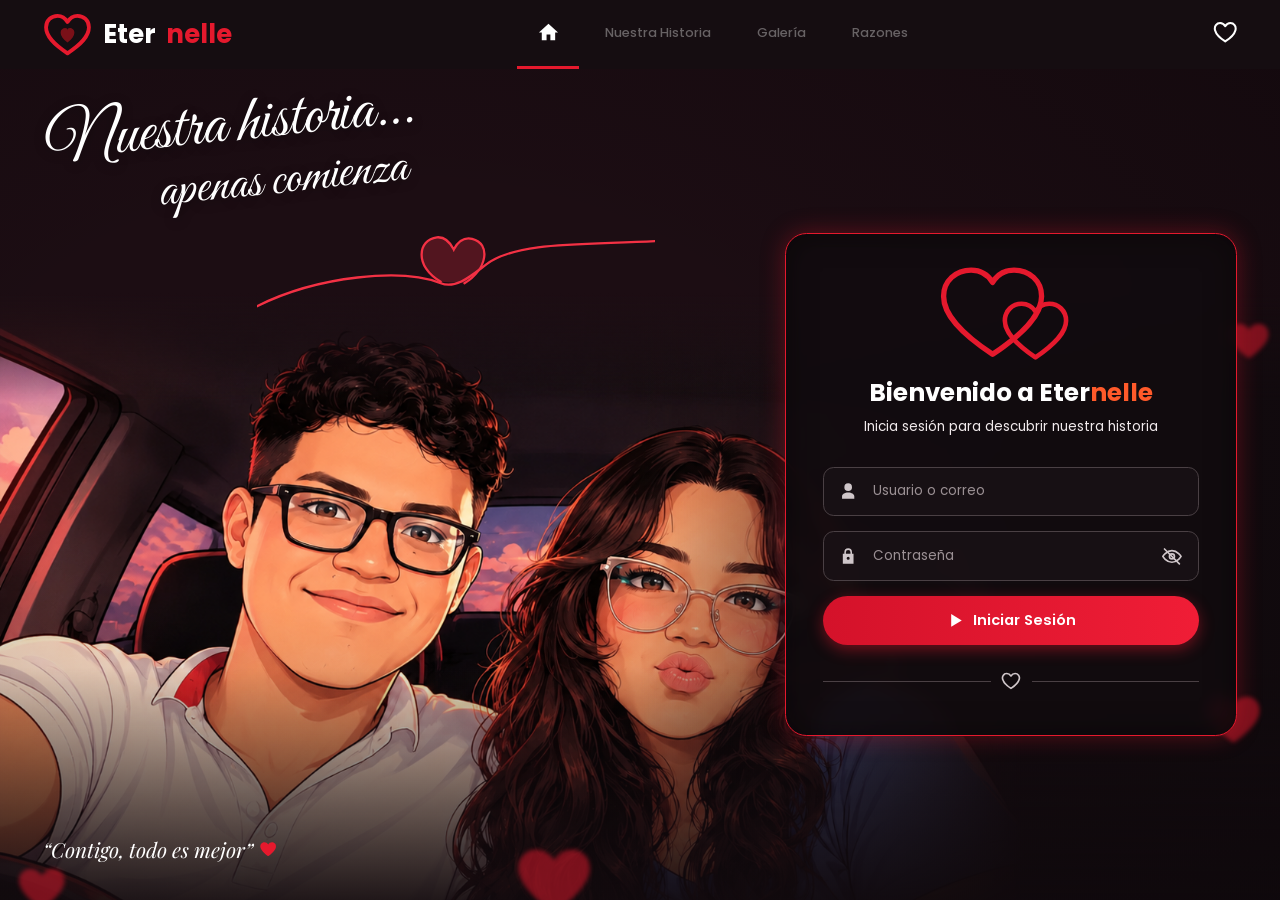
<file: index.html>
<!DOCTYPE html>
<html lang="es">
<head>
    <meta charset="UTF-8">
    <meta name="viewport" content="width=device-width, initial-scale=1.0">
    <title>Eternelle ❤️</title>

    <meta http-equiv="refresh" content="0;url=./html/Login.html">

    <script>
        window.location.replace("./html/Login.html");
    </script>
</head>
<body>
</body>
</html>
</file>
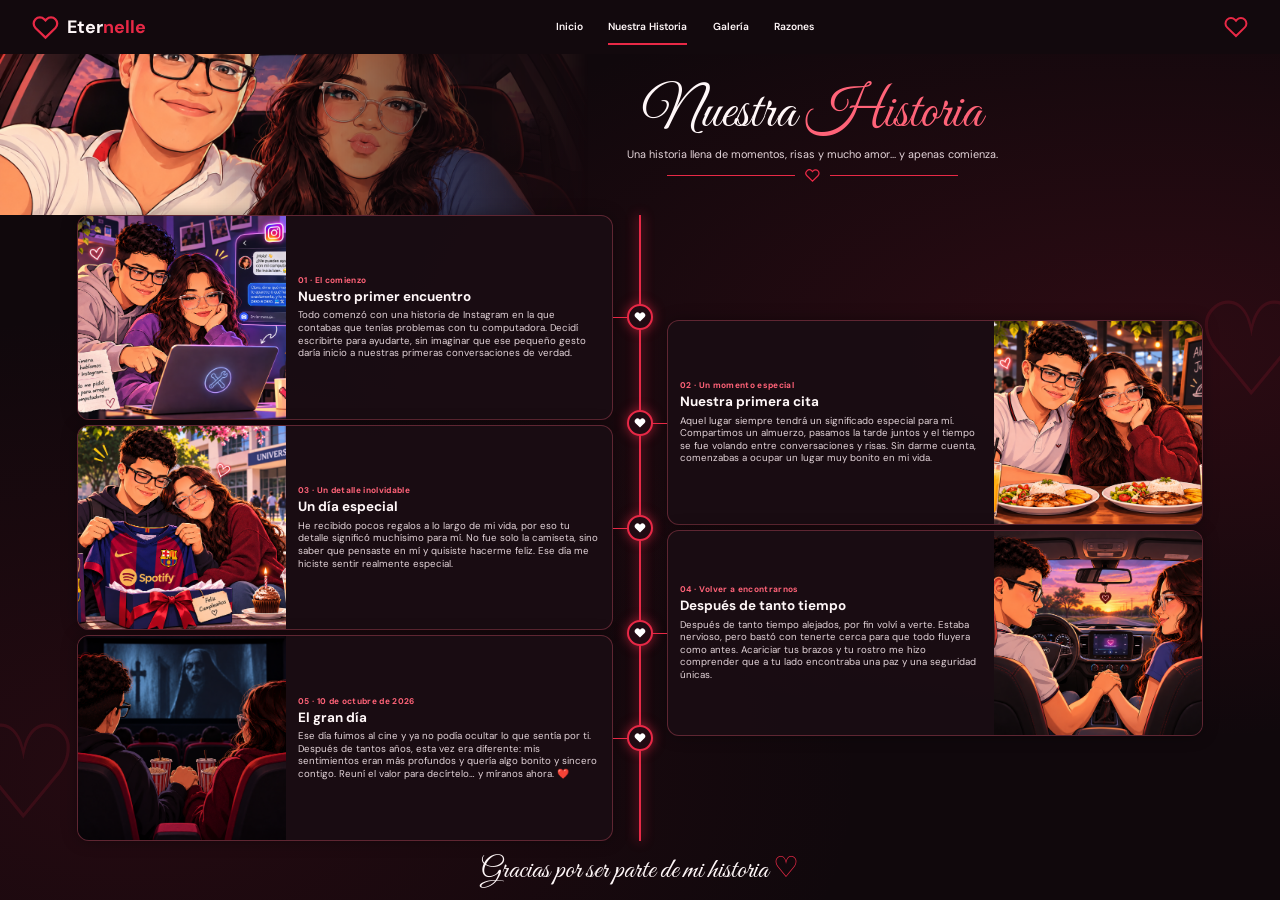
<file: html/Historia.html>
<!DOCTYPE html>
<html lang="es">
<head>
  <meta charset="UTF-8">
  <meta name="viewport" content="width=device-width, initial-scale=1">
  <meta name="theme-color" content="#12090d">
  <title>Nuestra Historia | Eternelle</title>

  <link rel="preconnect" href="https://fonts.googleapis.com">
  <link rel="preconnect" href="https://fonts.gstatic.com" crossorigin>
  <link href="https://fonts.googleapis.com/css2?family=DM+Sans:wght@400;500;600;700&family=Great+Vibes&display=swap" rel="stylesheet">
  <link rel="stylesheet" href="../css/Historia.css">
</head>
<body>

  <svg class="svg-defs" aria-hidden="true" xmlns="http://www.w3.org/2000/svg">
    <symbol id="corazon" viewBox="0 0 24 24">
      <path d="M20.8 4.6a5.5 5.5 0 0 0-7.8 0L12 5.7l-1.1-1.1a5.5 5.5 0 0 0-7.8 7.8L12 21l8.8-8.6a5.5 5.5 0 0 0 0-7.8Z"/>
    </symbol>
  </svg>

  <header class="cabecera">
    <a class="logo" href="login.html" aria-label="Eternelle, inicio">
      <svg viewBox="0 0 24 24" aria-hidden="true">
        <use href="#corazon"/>
      </svg>
      <span>Eter<span class="rojo">nelle</span></span>
    </a>

    <nav class="navegacion" aria-label="Navegación principal">
      <a href="Login.html">Inicio</a>
      <a href="Historia.html" class="activo" aria-current="page">Nuestra Historia</a>
      <a href="Galeria.html">Galería</a>
      <a href="Razones.html ">Razones</a>
    </nav>

    <svg class="corazon-cabecera" viewBox="0 0 24 24" aria-hidden="true">
      <use href="#corazon"/>
    </svg>
  </header>

  <main>

    <!-- PORTADA -->
    <section class="portada" aria-labelledby="titulo-historia">
      <div class="portada-foto" aria-hidden="true">
        <img src="../imagenes/principal.png" alt="Nuestra historia">
      </div>

      <div class="portada-contenido">
        <p class="eyebrow">Nuestros recuerdos</p>
        <h1 id="titulo-historia">Nuestra <span>Historia</span></h1>
        <p class="subtitulo">
          Una historia llena de momentos, risas y mucho amor…
          y apenas comienza.
        </p>

        <div class="divisor" aria-hidden="true">
          <span></span>
          <svg viewBox="0 0 24 24"><use href="#corazon"/></svg>
          <span></span>
        </div>
      </div>
    </section>

    <!-- LÍNEA DE TIEMPO -->
    <section class="linea" aria-label="Nuestra línea de tiempo">

      <!-- PRIMER ENCUENTRO -->
      <article class="hito izq">
        <div class="tarjeta">
          <figure class="foto">
            <img src="../imagenes/primero.png"
                 alt="Nuestra primera conversación por Instagram"
                 loading="lazy">
          </figure>

          <div class="hito-texto">
            <span class="etiqueta">01 · El comienzo</span>
            <h2>Nuestro primer encuentro</h2>
            <p>
              Todo comenzó con una historia de Instagram en la que
              contabas que tenías problemas con tu computadora.
              Decidí escribirte para ayudarte, sin imaginar que ese
              pequeño gesto daría inicio a nuestras primeras
              conversaciones de verdad.
            </p>
          </div>
        </div>

        <span class="nodo" aria-hidden="true">
          <svg viewBox="0 0 24 24"><use href="#corazon"/></svg>
        </span>
      </article>

      <!-- PRIMERA CITA -->
      <article class="hito der">
        <div class="tarjeta">
          <figure class="foto">
            <img src="../imagenes/almuerzo.png"
                 alt="Nuestro primer almuerzo juntos"
                 loading="lazy">
          </figure>

          <div class="hito-texto">
            <span class="etiqueta">02 · Un momento especial</span>
            <h2>Nuestra primera cita</h2>
            <p>
              Aquel lugar siempre tendrá un significado especial
              para mí. Compartimos un almuerzo, pasamos la tarde
              juntos y el tiempo se fue volando entre conversaciones
              y risas. Sin darme cuenta, comenzabas a ocupar un
              lugar muy bonito en mi vida.
            </p>
          </div>
        </div>

        <span class="nodo" aria-hidden="true">
          <svg viewBox="0 0 24 24"><use href="#corazon"/></svg>
        </span>
      </article>

      <!-- REGALO -->
      <article class="hito izq">
        <div class="tarjeta">
          <figure class="foto">
            <img src="../imagenes/regalo.png"
                 alt="El regalo de cumpleaños que nunca olvidaré"
                 loading="lazy">
          </figure>

          <div class="hito-texto">
            <span class="etiqueta">03 · Un detalle inolvidable</span>
            <h2>Un día especial</h2>
            <p>
              He recibido pocos regalos a lo largo de mi vida,
              por eso tu detalle significó muchísimo para mí.
              No fue solo la camiseta, sino saber que pensaste
              en mí y quisiste hacerme feliz. Ese día me hiciste
              sentir realmente especial.
            </p>
          </div>
        </div>

        <span class="nodo" aria-hidden="true">
          <svg viewBox="0 0 24 24"><use href="#corazon"/></svg>
        </span>
      </article>

      <!-- REENCUENTRO -->
      <article class="hito der">
        <div class="tarjeta">
          <figure class="foto">
            <img src="../imagenes/camioneta.png"
                 alt="Nuestro reencuentro en la camioneta"
                 loading="lazy">
          </figure>

          <div class="hito-texto">
            <span class="etiqueta">04 · Volver a encontrarnos</span>
            <h2>Después de tanto tiempo</h2>
            <p>
              Después de tanto tiempo alejados, por fin volví
              a verte. Estaba nervioso, pero bastó con tenerte
              cerca para que todo fluyera como antes. Acariciar
              tus brazos y tu rostro me hizo comprender que a tu
              lado encontraba una paz y una seguridad únicas.
            </p>
          </div>
        </div>

        <span class="nodo" aria-hidden="true">
          <svg viewBox="0 0 24 24"><use href="#corazon"/></svg>
        </span>
      </article>

      <!-- CINE -->
      <article class="hito izq">
        <div class="tarjeta">
          <figure class="foto">
            <img src="../imagenes/cine.png"
                 alt="Nuestra salida al cine"
                 loading="lazy">
          </figure>

          <div class="hito-texto">
            <span class="etiqueta">05 · 10 de octubre de 2026</span>
            <h2>El gran día</h2>
            <p>
              Ese día fuimos al cine y ya no podía ocultar lo que
              sentía por ti. Después de tantos años, esta vez era
              diferente: mis sentimientos eran más profundos y
              quería algo bonito y sincero contigo. Reuní el valor
              para decírtelo… y míranos ahora. ❤️
            </p>
          </div>
        </div>

        <span class="nodo" aria-hidden="true">
          <svg viewBox="0 0 24 24"><use href="#corazon"/></svg>
        </span>
      </article>

    </section>

    <!-- FRASE FINAL -->
    <footer class="cierre">
      <p>
        Gracias por ser parte de mi historia
        <span aria-hidden="true">♡</span>
      </p>
    </footer>

  </main>
</body>
</html>
</file>
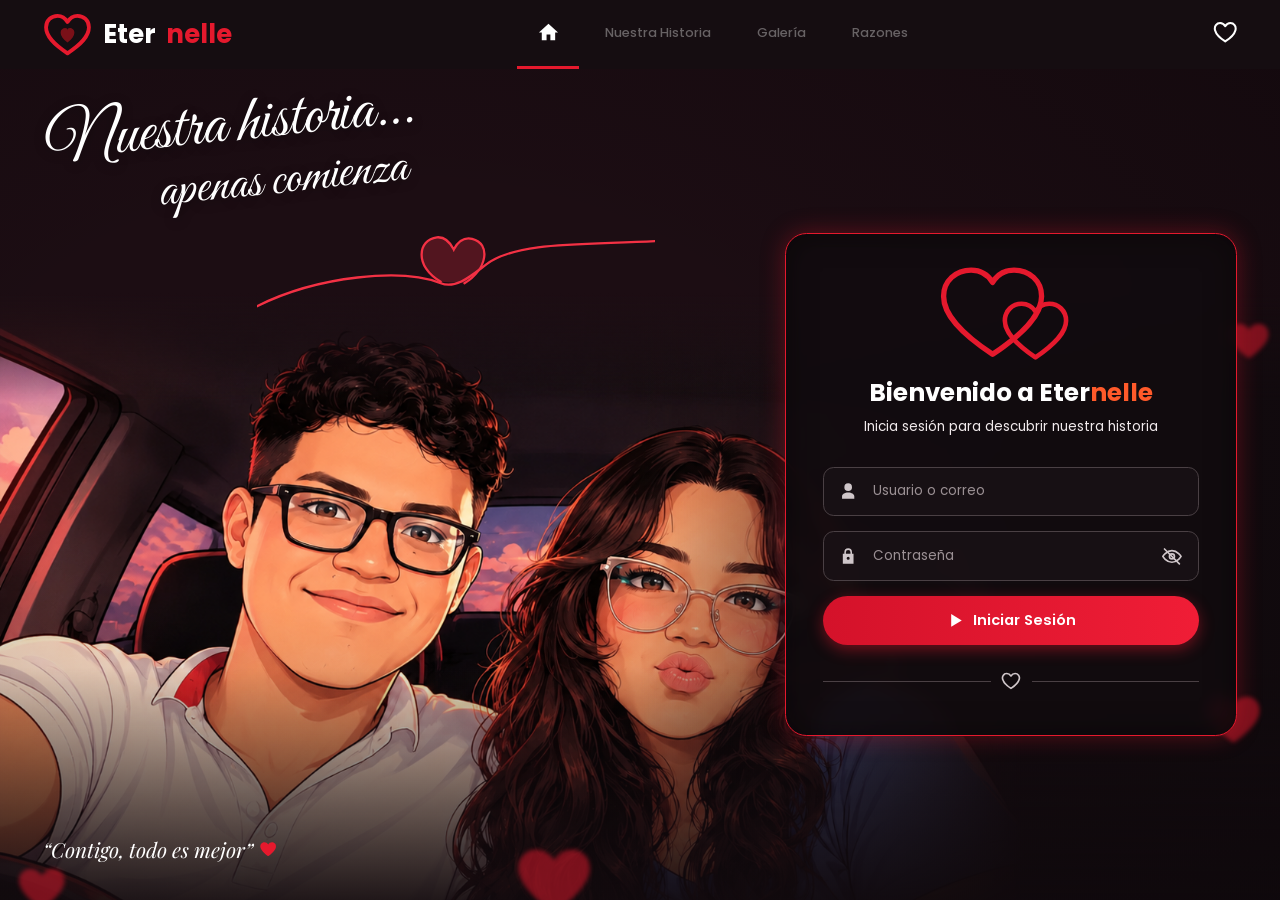
<file: html/Login.html>
<!DOCTYPE html>
<html lang="es">
<head>
  <meta charset="UTF-8">
  <meta name="viewport" content="width=device-width, initial-scale=1">

  <title>Eternelle ❤️ | Inicio de sesión</title>

  <!-- FUENTES -->
  <link rel="preconnect" href="https://fonts.googleapis.com">
  <link rel="preconnect" href="https://fonts.gstatic.com" crossorigin>

  <link
    href="https://fonts.googleapis.com/css2?family=Poppins:wght@400;500;600;700&family=Great+Vibes&family=Playfair+Display:ital@1&display=swap"
    rel="stylesheet"
  >

  <!-- CSS ORIGINAL -->
  <link rel="stylesheet" href="../css/login.css">

  <!-- AJUSTES ADICIONALES -->
  <style>
    nav a.bloqueado {
      opacity: 0.35;
      cursor: not-allowed;
      pointer-events: none;
      user-select: none;
    }

    nav a.bloqueado:hover {
      background: transparent;
    }

    .error[hidden] {
      display: none !important;
    }
  </style>
</head>

<body>

  <!-- CORAZÓN REUTILIZABLE -->
  <svg
    width="0"
    height="0"
    style="position:absolute"
    aria-hidden="true"
  >
    <defs>
      <symbol id="corazon" viewBox="0 0 24 24">
        <path d="M12 21s-8.5-5.4-10-11C1 6 3.6 3 7 3c2 0 3.8 1.1 5 3 1.2-1.9 3-3 5-3 3.4 0 6 3 5 7-1.5 5.6-10 11-10 11z"/>
      </symbol>
    </defs>
  </svg>

  <!-- =====================================
       CABECERA
  ====================================== -->
  <header>

    <!-- LOGOTIPO -->
    <a class="logo" href="Login.html">

      <svg
        viewBox="0 0 64 58"
        fill="none"
        stroke="#e5192d"
        stroke-width="5"
        stroke-linejoin="round"
        aria-hidden="true"
      >
        <path d="M32 54C14 42 4 32 4 20 4 11 11 5 19 5c6 0 10 3 13 8 3-5 7-8 13-8 8 0 15 6 15 15 0 12-10 22-28 34z"/>

        <path
          d="M32 40c-6-5-9-9-9-13 0-4 3-6 6-6 2 0 3 1 3 3 0-2 1-3 3-3 3 0 6 2 6 6 0 4-3 8-9 13z"
          fill="#7a1018"
          stroke="none"
        />
      </svg>

      Eter<span>nelle</span>
    </a>

    <!-- MENÚ BLOQUEADO -->
    <nav aria-label="Navegación principal">

      <a
        href="Login.html"
        class="activo"
        aria-label="Inicio"
        aria-current="page"
      >
        <svg viewBox="0 0 24 24" fill="#fff" aria-hidden="true">
          <path d="M12 3 2 12h3v8h5v-6h4v6h5v-8h3z"/>
        </svg>
      </a>

      <a
        class="bloqueado"
        aria-disabled="true"
        title="Primero debes iniciar sesión"
      >
        Nuestra Historia
      </a>

      <a
        class="bloqueado"
        aria-disabled="true"
        title="Primero debes iniciar sesión"
      >
        Galería
      </a>

      <a
        class="bloqueado"
        aria-disabled="true"
        title="Primero debes iniciar sesión"
      >
        Razones
      </a>

    </nav>

    <!-- CORAZÓN SUPERIOR -->
    <span class="corazon-nav" aria-label="Eternelle">
      <svg
        viewBox="0 0 24 24"
        fill="none"
        stroke="#fff"
        stroke-width="2"
        stroke-linejoin="round"
        aria-hidden="true"
      >
        <path d="M12 21s-8.5-5.4-10-11C1 6 3.6 3 7 3c2 0 3.8 1.1 5 3 1.2-1.9 3-3 5-3 3.4 0 6 3 5 7-1.5 5.6-10 11-10 11z"/>
      </svg>
    </span>

  </header>

  <!-- =====================================
       CONTENIDO PRINCIPAL
  ====================================== -->
  <main>

    <!-- CORAZONES DECORATIVOS -->
    <svg
      class="flota"
      style="right:0.625rem;top:30%;width:3.75rem;height:3.75rem"
      viewBox="0 0 24 24"
      aria-hidden="true"
    >
      <use href="#corazon"/>
    </svg>

    <svg
      class="flota"
      style="right:1.25rem;bottom:18%;width:5rem;height:5rem"
      viewBox="0 0 24 24"
      aria-hidden="true"
    >
      <use href="#corazon"/>
    </svg>

    <svg
      class="flota"
      style="left:1.25rem;bottom:-1.25rem;width:4.375rem;height:4.375rem"
      viewBox="0 0 24 24"
      aria-hidden="true"
    >
      <use href="#corazon"/>
    </svg>

    <svg
      class="flota"
      style="left:40%;bottom:-1.875rem;width:6.875rem;height:6.875rem"
      viewBox="0 0 24 24"
      aria-hidden="true"
    >
      <use href="#corazon"/>
    </svg>

    <!-- =====================================
         TEXTO ROMÁNTICO
    ====================================== -->
    <section class="hero-texto">

      <h1>
        Nuestra historia…
        <span>apenas comienza</span>
      </h1>

      <svg
        class="trazo"
        viewBox="0 0 520 140"
        fill="none"
        stroke="#ff3347"
        stroke-width="3"
        stroke-linecap="round"
        aria-hidden="true"
      >
        <path d="M0 110C80 70 190 60 240 80c20 8 40-10 60-25 40-30 130-25 220-30"/>

        <path
          d="M240 78c-35-20-30-55-5-58 12-1 18 8 22 16 4-8 12-17 24-14 25 6 20 40-10 58"
          fill="rgba(255,51,71,.25)"
        />
      </svg>

      <p class="frase">
        “Contigo, todo es mejor”

        <svg
          viewBox="0 0 24 24"
          fill="#e5192d"
          aria-hidden="true"
        >
          <use href="#corazon"/>
        </svg>
      </p>

    </section>

    <!-- =====================================
         TARJETA DE INICIO DE SESIÓN
    ====================================== -->
    <section class="login" aria-labelledby="titulo-login">

      <!-- CORAZONES DE LA TARJETA -->
      <svg
        class="corazones"
        viewBox="0 0 190 130"
        fill="none"
        stroke="#e5192d"
        stroke-width="7"
        stroke-linejoin="round"
        aria-hidden="true"
      >
        <path d="M70 118C28 90 6 66 6 42 6 22 22 8 42 8c12 0 22 6 28 16 6-10 16-16 28-16 20 0 36 14 36 34 0 24-22 48-64 76z"/>

        <path
          d="M126 122c-26-18-40-33-40-48 0-13 10-22 22-22 8 0 14 4 18 10 4-6 10-10 18-10 12 0 22 9 22 22 0 15-14 30-40 48z"
          stroke-width="6"
        />
      </svg>

      <!-- TÍTULO -->
      <h2 id="titulo-login">
        Bienvenido a Eter<span>nelle</span>
      </h2>

      <p class="sub">
        Inicia sesión para descubrir nuestra historia
      </p>

      <!-- FORMULARIO -->
      <form id="form-login" autocomplete="off">

        <!-- USUARIO -->
        <div class="campo">

          <svg viewBox="0 0 24 24" aria-hidden="true">
            <path d="M12 12a5 5 0 1 0 0-10 5 5 0 0 0 0 10zm0 2c-4.4 0-8 2.2-8 5v3h16v-3c0-2.8-3.6-5-8-5z"/>
          </svg>

          <input
            type="text"
            id="usuario"
            name="usuario"
            placeholder="Usuario o correo"
            aria-label="Usuario o correo"
            autocomplete="username"
            spellcheck="false"
            required
          >

        </div>

        <!-- CONTRASEÑA -->
        <div class="campo">

          <svg viewBox="0 0 24 24" aria-hidden="true">
            <path d="M17 9V7a5 5 0 0 0-10 0v2H5v13h14V9h-2zm-8-2a3 3 0 0 1 6 0v2H9V7zm3 10a2 2 0 1 1 0-4 2 2 0 0 1 0 4z"/>
          </svg>

          <input
            type="password"
            id="clave"
            name="clave"
            placeholder="Contraseña"
            aria-label="Contraseña"
            autocomplete="current-password"
            required
          >

          <!-- MOSTRAR CONTRASEÑA -->
          <button
            type="button"
            class="ojo"
            id="ver-clave"
            aria-label="Mostrar contraseña"
            aria-pressed="false"
          >
            <svg viewBox="0 0 24 24" aria-hidden="true">
              <path d="M1 12s4-7 11-7 11 7 11 7-4 7-11 7S1 12 1 12z"/>
              <circle cx="12" cy="12" r="3"/>
              <path d="M3 3l18 18"/>
            </svg>
          </button>

        </div>

        <!-- ERROR -->
        <p
          class="error"
          id="error-login"
          role="alert"
          aria-live="polite"
          hidden
        >
          Usuario o contraseña incorrectos.
        </p>

        <!-- BOTÓN DE ACCESO -->
        <button type="submit" class="btn-entrar">

          <svg viewBox="0 0 24 24" aria-hidden="true">
            <path d="M6 3l15 9-15 9z"/>
          </svg>

          Iniciar Sesión

        </button>

      </form>

      <!-- SEPARADOR DECORATIVO -->
      <div class="separador" aria-hidden="true">

        <svg viewBox="0 0 24 24" stroke-linejoin="round">
          <path d="M12 21s-8.5-5.4-10-11C1 6 3.6 3 7 3c2 0 3.8 1.1 5 3 1.2-1.9 3-3 5-3 3.4 0 6 3 5 7-1.5 5.6-10 11-10 11z"/>
        </svg>

      </div>

    </section>

  </main>

  <!-- =====================================
       FUNCIONAMIENTO DEL LOGIN
  ====================================== -->
  <script>

    // Credenciales
    const USUARIO = "Valen";
    const CLAVE = "10/10/26";

    // Elementos
    const formulario = document.getElementById("form-login");
    const usuarioInput = document.getElementById("usuario");
    const claveInput = document.getElementById("clave");
    const botonVerClave = document.getElementById("ver-clave");
    const errorLogin = document.getElementById("error-login");

    // =====================================
    // SESIÓN EXISTENTE
    // =====================================

    if (
      sessionStorage.getItem("eternelle_acceso") === "permitido"
    ) {
      window.location.replace("Historia.html");
    }

    // =====================================
    // MOSTRAR / OCULTAR CONTRASEÑA
    // =====================================

    botonVerClave.addEventListener("click", () => {

      const visible = claveInput.type === "text";

      claveInput.type = visible ? "password" : "text";

      botonVerClave.setAttribute(
        "aria-label",
        visible ? "Mostrar contraseña" : "Ocultar contraseña"
      );

      botonVerClave.setAttribute(
        "aria-pressed",
        String(!visible)
      );

    });

    // =====================================
    // OCULTAR ERROR AL ESCRIBIR
    // =====================================

    usuarioInput.addEventListener("input", () => {
      errorLogin.hidden = true;
    });

    claveInput.addEventListener("input", () => {
      errorLogin.hidden = true;
    });

    // =====================================
    // VALIDAR INICIO DE SESIÓN
    // =====================================

    formulario.addEventListener("submit", (evento) => {

      evento.preventDefault();

      const usuario = usuarioInput.value.trim();
      const contraseña = claveInput.value;

      const usuarioCorrecto =
        usuario.toLowerCase() === USUARIO.toLowerCase();

      const contraseñaCorrecta =
        contraseña === CLAVE;

      if (usuarioCorrecto && contraseñaCorrecta) {

        // Registrar sesión
        sessionStorage.setItem(
          "eternelle_acceso",
          "permitido"
        );

        // Ocultar error
        errorLogin.hidden = true;

        // Abrir Nuestra Historia
        window.location.replace("Historia.html");

      } else {

        // Mostrar error
        errorLogin.hidden = false;

        // Limpiar contraseña
        claveInput.value = "";

        // Ocultar nuevamente la contraseña
        claveInput.type = "password";

        botonVerClave.setAttribute(
          "aria-label",
          "Mostrar contraseña"
        );

        botonVerClave.setAttribute(
          "aria-pressed",
          "false"
        );

        claveInput.focus();

      }

    });

  </script>

</body>
</html>
</file>
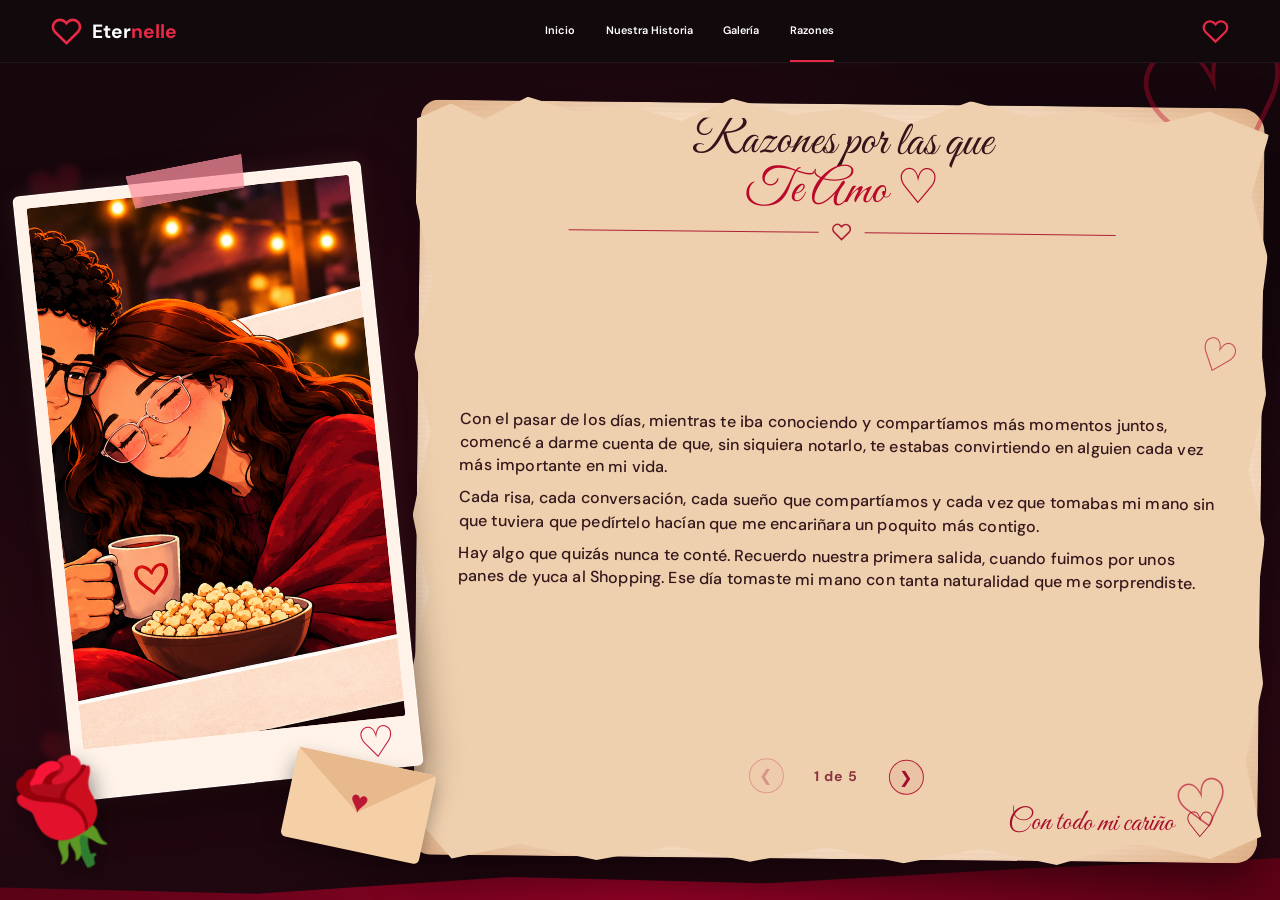
<file: html/Razones.html>
<!DOCTYPE html>
<html lang="es">
<head>
  <meta charset="UTF-8">
  <meta name="viewport" content="width=device-width, initial-scale=1.0">
  <meta name="theme-color" content="#13070d">

  <title>Razones por las que te amo | Eternelle</title>

  <link rel="preconnect" href="https://fonts.googleapis.com">
  <link rel="preconnect" href="https://fonts.gstatic.com" crossorigin>

  <link href="https://fonts.googleapis.com/css2?family=DM+Sans:wght@400;500;600;700&family=Great+Vibes&display=swap" rel="stylesheet">

  <link rel="stylesheet" href="../css/Razones.css">
</head>

<body>

  <!-- ICONOS -->
  <svg class="svg-defs" aria-hidden="true">
    <symbol id="corazon" viewBox="0 0 24 24">
      <path d="M20.8 4.6a5.5 5.5 0 0 0-7.8 0L12 5.7l-1.1-1.1a5.5 5.5 0 0 0-7.8 7.8L12 21l8.8-8.6a5.5 5.5 0 0 0 0-7.8Z"/>
    </symbol>
  </svg>

  <!-- NAVEGACIÓN -->
  <header class="cabecera">

    <a href="login.html" class="logo">
      <svg viewBox="0 0 24 24" aria-hidden="true">
        <use href="#corazon"/>
      </svg>
      <span>Eter<span class="rojo">nelle</span></span>
    </a>

    <nav class="navegacion" aria-label="Navegación principal">
      <a href="Login.html">Inicio</a>
      <a href="Historia.html">Nuestra Historia</a>
      <a href="Galeria.html">Galería</a>
      <a href="Razones.html" class="activo" aria-current="page">
        Razones
      </a>
    </nav>

    <svg class="corazon-cabecera" viewBox="0 0 24 24" aria-hidden="true">
      <use href="#corazon"/>
    </svg>

  </header>

  <main>

    <!-- DECORACIÓN DEL FONDO -->
    <span class="corazon-fondo corazon-1" aria-hidden="true">♥</span>
    <span class="corazon-fondo corazon-2" aria-hidden="true">♥</span>
    <span class="corazon-fondo corazon-3" aria-hidden="true">♥</span>
    <span class="corazon-fondo corazon-4" aria-hidden="true">♥</span>

    <section class="escenario" aria-label="Carta de amor">

      <!-- FOTOGRAFÍA -->
      <div class="zona-foto">

        <div class="polaroid">
          <div class="cinta" aria-hidden="true"></div>

          <img
            src="../imagenes/razones.png"
            alt="Un recuerdo especial de nosotros"
            class="imagen-pareja"
          >

          <span class="corazon-polaroid" aria-hidden="true">♡</span>
        </div>

        <div class="rosa" aria-hidden="true">🌹</div>

        <div class="sobre" aria-hidden="true">
          <div class="sobre-solapa"></div>
          <span>♥</span>
        </div>

      </div>

      <!-- CARTA -->
      <article class="carta">

        <div class="corazon-grande" aria-hidden="true">♡</div>

        <div class="contenido-carta">

          <h1>
            Razones por las que
            <span>Te Amo ♡</span>
          </h1>

          <div class="divisor" aria-hidden="true">
            <span></span>
            <svg viewBox="0 0 24 24">
              <use href="#corazon"/>
            </svg>
            <span></span>
          </div>

          <!-- CONTENEDOR DE PÁGINAS -->
          <div class="paginas-carta" id="paginasCarta" aria-live="polite">

            <!-- PÁGINA 1 -->
            <section class="pagina activa">
              <p class="mensaje">
                Con el pasar de los días, mientras te iba conociendo
                y compartíamos más momentos juntos, comencé a darme
                cuenta de que, sin siquiera notarlo, te estabas
                convirtiendo en alguien cada vez más importante
                en mi vida.
              </p>

              <p class="mensaje">
                Cada risa, cada conversación, cada sueño que
                compartíamos y cada vez que tomabas mi mano sin
                que tuviera que pedírtelo hacían que me
                encariñara un poquito más contigo.
              </p>

              <p class="mensaje">
                Hay algo que quizás nunca te conté. Recuerdo
                nuestra primera salida, cuando fuimos por unos
                panes de yuca al Shopping. Ese día tomaste mi
                mano con tanta naturalidad que me sorprendiste.
              </p>
            </section>

            <!-- PÁGINA 2 -->
            <section class="pagina" hidden>
              <p class="mensaje">
                Tal vez para ti fue un gesto sencillo, pero para
                mí significó mucho. Nunca he sido una persona a
                la que le guste demasiado el contacto físico,
                ni es algo a lo que esté acostumbrado.
              </p>

              <p class="mensaje">
                Sin embargo, contigo fue diferente. Me sentía
                cómodo, seguro y, sobre todo, en paz. Me parecía
                curioso que algo que normalmente no disfrutaba,
                contigo se sintiera tan bonito.
              </p>

              <p class="mensaje">
                Después llegaron muchos más momentos. Los días
                en la universidad, nuestras salidas, las
                conversaciones interminables y los mensajes
                de madrugada.
              </p>

              <p class="mensaje">
                Incluso hubo momentos en los que sentí celos,
                aunque nunca te lo decía. No sabía qué lugar
                ocupaba yo en tu corazón y tenía miedo de
                cambiar lo bonito que teníamos.
              </p>
            </section>

            <!-- PÁGINA 3 -->
            <section class="pagina" hidden>
              <p class="mensaje">
                Y así, entre encuentros, risas, silencios y
                momentos que todavía guardo con muchísimo
                cariño, fui enamorándome de ti.
              </p>

              <p class="mensaje">
                Fue un sentimiento que llevé conmigo durante
                años, incluso cuando las circunstancias nos
                alejaron. Aunque dejáramos de hablar o pasara
                mucho tiempo sin verte, nunca dejaste de
                importarme.
              </p>

              <p class="mensaje">
                Siempre estuve pendiente de ti, de cómo estabas
                y de si te encontrabas bien. Tu ausencia me
                dolía más de lo que quería admitir, y había
                una parte de mí que seguía extrañándote.
              </p>

              <p class="mensaje">
                Hace unos días finalmente reuní el valor para
                decirte lo que había guardado tanto tiempo.
                No sabes lo feliz que me hizo descubrir
                que ese sentimiento era mutuo.
              </p>
            </section>

            <!-- PÁGINA 4 -->
            <section class="pagina" hidden>
              <p class="mensaje">
                Después de tantos años de incertidumbre, hoy
                tengo la oportunidad de vivir contigo algo
                que durante mucho tiempo solo imaginé.
              </p>

              <p class="mensaje">
                Llegaste a mi vida de una manera tan sencilla
                y terminaste convirtiéndote en alguien a
                quien no quiero perder.
              </p>

              <p class="mensaje">
                Me acostumbré a tus mensajes, a tu voz, a tus
                ocurrencias, a nuestras conversaciones y a esa
                tranquilidad tan bonita que encuentro cuando
                estoy contigo.
              </p>

              <p class="mensaje">
                Pero más que acostumbrarme a tu presencia,
                aprendí a quererla, a valorarla y a darme
                cuenta de lo mucho que significas para mí.
              </p>
            </section>

            <!-- PÁGINA 5 -->
            <section class="pagina" hidden>
              <p class="mensaje">
                Hoy puedo decirte, con toda la seguridad de mi
                corazón, que <strong>te amo de la manera más pura,
                sincera y bonita que conozco.</strong>
              </p>

              <p class="mensaje">
                No te amo solamente por los momentos felices,
                sino también por la persona que eres, por cómo
                me haces sentir y por todo lo que hemos
                construido juntos.
              </p>

              <p class="mensaje">
                Quiero seguir conociéndote, compartir sueños,
                acompañarte en los días buenos y en aquellos
                que no lo sean tanto. Quiero cuidarte,
                respetarte y hacerte sentir querida.
              </p>

              <p class="mensaje mensaje-final">
                <strong>
                  Después de tanto tiempo entendí que no se
                  trataba solo de encontrar a alguien que me
                  gustara, sino de encontrar a alguien con quien
                  pudiera ser yo mismo, sentirme en paz y querer
                  quedarme. Y esa persona, para mí, siempre
                  has sido tú. ❤️
                </strong>
              </p>
            </section>

          </div>

          <!-- CONTROLES -->
          <div class="controles-carta">

            <button
              id="anterior"
              class="boton-pagina"
              type="button"
              aria-label="Página anterior"
              disabled>
              &#10094;
            </button>

            <span class="indicador" id="indicador">
              1 de 5
            </span>

            <button
              id="siguiente"
              class="boton-pagina"
              type="button"
              aria-label="Página siguiente">
              &#10095;
            </button>

          </div>

          <div class="firma">
            <span>Con todo mi cariño</span>
            <span class="firma-corazon">♡</span>
          </div>

        </div>

        <span class="corazon-carta corazon-a" aria-hidden="true">♡</span>
        <span class="corazon-carta corazon-b" aria-hidden="true">♡</span>

      </article>

    </section>

    <div class="cinta-inferior" aria-hidden="true"></div>

  </main>

  <!-- NAVEGACIÓN ENTRE PÁGINAS -->
  <script>
    const paginas = document.querySelectorAll(".pagina");
    const anterior = document.getElementById("anterior");
    const siguiente = document.getElementById("siguiente");
    const indicador = document.getElementById("indicador");

    let paginaActual = 0;

    function mostrarPagina(numero) {
      if (numero < 0 || numero >= paginas.length) return;

      paginas.forEach((pagina, indice) => {
        const activa = indice === numero;
        pagina.classList.toggle("activa", activa);
        pagina.hidden = !activa;
      });

      paginaActual = numero;

      indicador.textContent =
        `${paginaActual + 1} de ${paginas.length}`;

      anterior.disabled = paginaActual === 0;
      siguiente.disabled = paginaActual === paginas.length - 1;
    }

    anterior.addEventListener("click", () => {
      mostrarPagina(paginaActual - 1);
    });

    siguiente.addEventListener("click", () => {
      mostrarPagina(paginaActual + 1);
    });

    document.addEventListener("keydown", (evento) => {
      if (evento.key === "ArrowRight") {
        mostrarPagina(paginaActual + 1);
      }

      if (evento.key === "ArrowLeft") {
        mostrarPagina(paginaActual - 1);
      }
    });

    mostrarPagina(0);
  </script>

</body>
</html>
</file>
<file: css/Historia.css>
:root {
  --rojo: #e82946;
  --rojo-claro: #ff6378;
  --fondo: #10080c;
  --panel: #1b1016;
  --texto: #fff7f8;
  --suave: #e4d5da;
  --borde: rgba(255, 100, 122, .3);
}

* {
  box-sizing: border-box;
}

html, body {
  width: 100%;
  height: 100%;
  margin: 0;
  overflow: hidden;
}

body {
  font-family: 'DM Sans', sans-serif;
  color: var(--texto);
  background: var(--fondo);
  display: flex;
  flex-direction: column;
}

.svg-defs {
  position: absolute;
  width: 0;
  height: 0;
  overflow: hidden;
}

a {
  text-decoration: none;
  color: inherit;
}

/* NAVEGACIÓN */

.cabecera {
  height: 6vh;
  min-height: 42px;
  flex-shrink: 0;
  padding: 0 2.5%;
  display: flex;
  align-items: center;
  justify-content: space-between;
  background: #12090d;
  z-index: 10;
}

.logo {
  display: flex;
  align-items: center;
  gap: 8px;
  font-weight: 700;
  font-size: clamp(15px, 1.4vw, 22px);
}

.logo svg {
  width: 27px;
  height: 27px;
  fill: none;
  stroke: var(--rojo);
  stroke-width: 2;
}

.rojo {
  color: var(--rojo);
}

.navegacion {
  display: flex;
  align-items: center;
  gap: clamp(12px, 2vw, 30px);
}

.navegacion a {
  font-size: clamp(10px, .8vw, 13px);
  font-weight: 600;
  white-space: nowrap;
  padding: 10px 0;
  border-bottom: 2px solid transparent;
}

.navegacion a:hover,
.navegacion a.activo {
  border-bottom-color: var(--rojo);
}

.corazon-cabecera {
  width: 24px;
  height: 24px;
  fill: none;
  stroke: var(--rojo);
  stroke-width: 2;
}

/* CONTENIDO PRINCIPAL */

main {
  flex: 1;
  min-height: 0;
  position: relative;
  display: flex;
  flex-direction: column;
  overflow: hidden;

  background:
    radial-gradient(
      ellipse at 90% 35%,
      rgba(130, 20, 40, .25),
      transparent 50%
    ),
    radial-gradient(
      ellipse at 10% 85%,
      rgba(130, 20, 40, .18),
      transparent 45%
    ),
    var(--fondo);
}

main::before,
main::after {
  content: '♡';
  position: absolute;
  font-size: 130px;
  color: rgba(232,41,70,.13);
  pointer-events: none;
}

main::before {
  right: -30px;
  top: 25%;
}

main::after {
  left: -35px;
  bottom: 5%;
}

/* PORTADA */

.portada {
  height: 19%;
  min-height: 0;
  flex-shrink: 0;
  position: relative;
  display: flex;
  align-items: center;
  justify-content: center;
}

.portada-foto {
  position: absolute;
  left: 0;
  top: 0;
  width: 46%;
  height: 100%;
  background: linear-gradient(
    180deg,
    #49223a,
    #d76d48 55%,
    #1a0b12
  );

  mask-image: linear-gradient(
    90deg,
    #000 35%,
    transparent 100%
  );
}

.portada-foto img {
  width: 100%;
  height: 100%;
  object-fit: cover;
}

.portada-contenido {
  position: relative;
  width: 65%;
  margin-left: 27%;
  text-align: center;
}

.eyebrow {
  display: none;
}

.portada h1 {
  font-family: 'Great Vibes', cursive;
  font-size: clamp(36px, 4.4vw, 70px);
  font-weight: 400;
  line-height: 1;
  margin: 0;
}

.portada h1 span {
  color: var(--rojo-claro);
}

.subtitulo {
  margin: 5px auto 0;
  max-width: 430px;
  font-size: clamp(10px, .85vw, 14px);
  line-height: 1.3;
  color: var(--suave);
}

.divisor {
  display: flex;
  align-items: center;
  gap: 10px;
  width: 35%;
  margin: 7px auto 0;
}

.divisor span {
  height: 1px;
  flex: 1;
  background: var(--rojo);
}

.divisor svg {
  width: 15px;
  height: 15px;
  fill: none;
  stroke: var(--rojo);
  stroke-width: 2;
}

/* LÍNEA DE TIEMPO */

.linea {
  position: relative;
  flex: 1;
  min-height: 0;
  width: 88%;
  margin: 0 auto;

  display: grid;
  grid-template-columns: minmax(0, 1fr) 54px minmax(0, 1fr);
  grid-template-rows: repeat(6, minmax(0, 1fr));
  row-gap: 5px;
}

/* LÍNEA CENTRAL */

.linea::before {
  content: '';
  position: absolute;
  left: 50%;
  top: 0;
  bottom: 0;
  width: 2px;
  transform: translateX(-50%);
  background: var(--rojo);
  box-shadow: 0 0 12px var(--rojo);
}

/* ACONTECIMIENTOS */

.hito {
  position: relative;
  min-height: 0;
  min-width: 0;
}

.hito.izq {
  grid-column: 1;
}

.hito.der {
  grid-column: 3;
}

/* POSICIONES ALTERNADAS */

.hito:nth-child(1) {
  grid-row: 1 / 3;
}

.hito:nth-child(2) {
  grid-row: 2 / 4;
}

.hito:nth-child(3) {
  grid-row: 3 / 5;
}

.hito:nth-child(4) {
  grid-row: 4 / 6;
}

.hito:nth-child(5) {
  grid-row: 5 / 7;
}

/* TARJETAS */

.tarjeta {
  height: 100%;
  min-height: 0;
  display: grid;
  grid-template-columns: 39% minmax(0, 61%);
  overflow: hidden;

  border: 1px solid var(--borde);
  border-radius: 12px;
  background: rgba(26, 13, 19, .95);
  box-shadow: 0 0 15px rgba(0,0,0,.35);
}

.hito.der .tarjeta {
  grid-template-columns: minmax(0, 61%) 39%;
}

.hito.der .foto {
  order: 2;
}

/* FOTOGRAFÍAS */

.foto {
  position: relative;
  height: 100%;
  min-height: 0;
  margin: 0;
  overflow: hidden;
  background: #44202b;
}

.foto img {
  position: absolute;
  inset: 0;
  width: 100%;
  height: 100%;
  object-fit: cover;
}

/* TEXTOS */

.hito-texto {
  min-width: 0;
  min-height: 0;
  padding: 8px 12px;
  display: flex;
  flex-direction: column;
  justify-content: center;
  overflow: hidden;
}

.etiqueta {
  font-size: clamp(8px, .65vw, 10px);
  color: var(--rojo-claro);
  font-weight: 700;
  letter-spacing: .04em;
  margin-bottom: 3px;
}

.hito-texto h2 {
  font-size: clamp(11px, 1.05vw, 17px);
  font-weight: 700;
  line-height: 1.15;
  margin: 0 0 5px;
}

.hito-texto p {
  margin: 0;
  font-size: clamp(9px, .76vw, 12px);
  line-height: 1.3;
  color: var(--suave);
  overflow-wrap: break-word;
}

/* CORAZONES CENTRALES */

.nodo {
  position: absolute;
  top: 50%;
  width: 26px;
  height: 26px;
  transform: translateY(-50%);

  display: grid;
  place-items: center;

  border-radius: 50%;
  background: #210b13;
  border: 2px solid var(--rojo);
  box-shadow: 0 0 12px rgba(232,41,70,.6);
  z-index: 2;
}

.nodo svg {
  width: 12px;
  height: 12px;
  fill: white;
}

.izq .nodo {
  right: -40px;
}

.der .nodo {
  left: -40px;
}

/* CONECTORES */

.hito::after {
  content: '';
  position: absolute;
  top: 50%;
  width: 27px;
  height: 1px;
  background: var(--rojo);
}

.izq::after {
  right: -27px;
}

.der::after {
  left: -27px;
}

/* FRASE FINAL */

.cierre {
  flex-shrink: 0;
  height: 7%;
  display: flex;
  justify-content: center;
  align-items: center;
  text-align: center;
}

.cierre p {
  margin: 0;
  font-family: 'Great Vibes', cursive;
  font-size: clamp(23px, 2.3vw, 37px);
  line-height: 1;
}

.cierre span {
  color: var(--rojo);
}

/* PANTALLAS MEDIANAS */

@media (max-width: 1100px) {
  .linea {
    width: 94%;
    grid-template-columns: minmax(0, 1fr) 42px minmax(0, 1fr);
  }

  .izq .nodo {
    right: -34px;
  }

  .der .nodo {
    left: -34px;
  }

  .hito::after {
    width: 21px;
  }

  .izq::after {
    right: -21px;
  }

  .der::after {
    left: -21px;
  }

  .hito-texto {
    padding: 5px 8px;
  }
}

/* PANTALLAS PEQUEÑAS */

@media (max-width: 700px) {
  .cabecera {
    height: 7%;
    padding: 0 12px;
  }

  .navegacion {
    display: none;
  }

  .portada {
    height: 16%;
  }

  .portada-contenido {
    width: 90%;
    margin-left: 0;
  }

  .portada h1 {
    font-size: clamp(34px, 7vw, 50px);
  }

  .linea {
    width: 96%;
    grid-template-columns: minmax(0, 1fr);
    grid-template-rows: repeat(5, minmax(0, 1fr));
    gap: 5px;
    padding-left: 15px;
  }

  .linea::before {
    left: 5px;
  }

  .hito,
  .hito.izq,
  .hito.der {
    grid-column: 1;
  }

  .hito:nth-child(1) { grid-row: 1; }
  .hito:nth-child(2) { grid-row: 2; }
  .hito:nth-child(3) { grid-row: 3; }
  .hito:nth-child(4) { grid-row: 4; }
  .hito:nth-child(5) { grid-row: 5; }

  .tarjeta,
  .hito.der .tarjeta {
    grid-template-columns: 30% minmax(0, 70%);
  }

  .hito.der .foto {
    order: 0;
  }

  .hito-texto {
    padding: 4px 7px;
  }

  .etiqueta {
    display: none;
  }

  .hito-texto h2 {
    font-size: clamp(10px, 2.5vw, 14px);
    margin-bottom: 3px;
  }

  .hito-texto p {
    font-size: clamp(8px, 1.9vw, 11px);
    line-height: 1.2;
  }

  .nodo,
  .izq .nodo,
  .der .nodo {
    left: -19px;
    right: auto;
    width: 17px;
    height: 17px;
  }

  .nodo svg {
    width: 8px;
    height: 8px;
  }

  .hito::after {
    display: none;
  }

  .cierre {
    height: 6%;
  }
}
</file>
<file: css/login.css>
:root {
  --rojo: #e5192d;
  --rojo-oscuro: #b3101f;
  --fondo: #140c10;
  --panel: rgba(18, 12, 15, .88);
  --texto: #fff;
  --suave: #bdb3b6;
  /* Reemplaza por tu foto: url("fondo.jpg") */
  --imagen-fondo: url("..//imagenes/principal.png");
}
/* Escala fluida: 1rem = 16px en una pantalla de 1672x941 y se ajusta a cualquier tamaño */
html { font-size: clamp(10px, min(.957vw, 1.7vh), 22px); }
* { box-sizing: border-box; margin: 0; padding: 0; }
html, body { height: 100%; }
body { overflow-x: hidden; }
body {
  font-family: "Poppins", system-ui, sans-serif;
  color: var(--texto);
  background: var(--fondo);
  display: flex; flex-direction: column; height: 100vh;
}

/* ---------- Navbar ---------- */
header {
  height: 5.625rem; padding: 0 3.5rem;
  display: flex; align-items: center; justify-content: space-between;
  background: #150d11; position: relative; z-index: 5;
}
.logo { display: flex; align-items: center; gap: 0.875rem; font-size: 2.1rem; font-weight: 700; text-decoration: none; color: #fff; }
.logo span { color: var(--rojo); }
.logo svg { width: 4rem; height: 3.625rem; }
nav { display: flex; gap: 0.5rem; height: 100%; }
nav a {
  display: flex; align-items: center; padding: 0 1.625rem; height: 100%;
  color: #fff; text-decoration: none; font-weight: 500; font-size: 1.05rem;
  border-bottom: 0.25rem solid transparent; transition: color .2s;
}
nav a:hover { color: var(--rojo); }
nav a.activo { border-bottom-color: var(--rojo); }
nav a.activo svg { width: 1.875rem; height: 1.875rem; }
.corazon-nav svg { width: 2rem; height: 2rem; }

/* ---------- Hero ---------- */
main {
  flex: 1; min-height: 0; position: relative; overflow: hidden;
  display: grid; grid-template-columns: 1fr minmax(23.75rem, 36.875rem);
  align-items: center; gap: 2.5rem; padding: 3rem 3.5rem;
  background:
    linear-gradient(0deg, rgba(20,12,16,.9) 0%, transparent 28%),
    linear-gradient(180deg, #1c0d13 0%, #1c0d13 27%, transparent 40%),
    linear-gradient(90deg, transparent 50%, #140c10 80%),
    var(--imagen-fondo) left top 14rem / auto 100% no-repeat,
    #140c10;
}
main::before { /* oscurece los bordes para dar profundidad */
  content: ""; position: absolute; inset: 0;
  background: radial-gradient(ellipse at 30% 40%, transparent 30%, rgba(10,5,8,.55) 100%);
  pointer-events: none;
}
.hero-texto { position: relative; align-self: stretch; padding-top: 0.625rem; }
.hero-texto h1 {
  font-family: "Great Vibes", cursive; font-weight: 400; line-height: 1;
  font-size: 5.4rem;
  transform: rotate(-6deg); transform-origin: left top;
  text-shadow: 0 0.1875rem 0.875rem rgba(0,0,0,.35);
}
.hero-texto h1 span { display: block; margin-left: 8.75rem; font-size: .8em; }
.trazo { position: absolute; left: 17.5rem; top: 9.5rem; width: 32.5rem; max-width: 100%; opacity: .95; }
.frase {
  position: absolute; left: 0; bottom: 0;
  font-family: "Playfair Display", serif; font-style: italic; font-size: 1.7rem;
  display: flex; align-items: center; gap: 0.5rem;
}
.frase svg { width: 1.5rem; height: 1.5rem; }

/* ---------- Tarjeta de login ---------- */
.login {
  position: relative; z-index: 2;
  background: var(--panel); backdrop-filter: blur(0.625rem);
  border: 1.5px solid var(--rojo); border-radius: 1.75rem;
  box-shadow: 0 0 1.875rem rgba(229, 25, 45, .35), inset 0 0 2.5rem rgba(0,0,0,.4);
  padding: 2.5rem 3rem 2.25rem; text-align: center;
}
.login .corazones { width: 11.875rem; height: 8.125rem; margin: 0 auto 0.875rem; display: block; }
.login h2 { font-size: 2rem; font-weight: 700; }
.login h2 span { color: #ff5a2a; }
.login p.sub { color: #f1eaec; margin: 0.5rem 0 2.375rem; font-size: 1.1rem; }

.campo {
  position: relative; margin-bottom: 1.25rem;
  border: 1px solid #4a4044; border-radius: 0.875rem;
  background: rgba(25, 18, 22, .85);
  transition: border-color .2s, box-shadow .2s;
}
.campo:focus-within { border-color: var(--rojo); box-shadow: 0 0 0 0.1875rem rgba(229,25,45,.25); }
.campo > svg { position: absolute; left: 1.25rem; top: 50%; transform: translateY(-50%); width: 1.5rem; height: 1.5rem; fill: #cfc6c9; }
.campo input {
  width: 100%; height: 3.875rem; padding: 0 3.5rem 0 4rem;
  background: transparent; border: 0; outline: 0; color: #fff;
  font: inherit; font-size: 1.1rem;
}
.campo input::placeholder { color: #9b9094; }
.ojo {
  position: absolute; right: 1rem; top: 50%; transform: translateY(-50%);
  background: none; border: 0; cursor: pointer; padding: 0.375rem; display: grid; place-items: center;
}
.ojo svg { width: 1.625rem; height: 1.625rem; stroke: #cfc6c9; fill: none; stroke-width: 2; stroke-linecap: round; stroke-linejoin: round; }

.btn-entrar {
  width: 100%; height: 4rem; margin-top: 0.5rem; border: 0; border-radius: 2.5rem; cursor: pointer;
  display: flex; align-items: center; justify-content: center; gap: 0.75rem;
  background: linear-gradient(90deg, #d4122a, #f01d36);
  color: #fff; font: inherit; font-size: 1.2rem; font-weight: 600;
  box-shadow: 0 0.375rem 1.25rem rgba(229, 25, 45, .45);
  transition: transform .15s, box-shadow .15s;
}
.btn-entrar:hover { transform: translateY(-2px); box-shadow: 0 0.625rem 1.625rem rgba(229, 25, 45, .6); }
.btn-entrar svg { width: 1.375rem; height: 1.375rem; fill: #fff; }

.separador { display: flex; align-items: center; gap: 0.875rem; margin: 2.125rem 0 1.375rem; color: #cfc6c9; }
.separador::before, .separador::after { content: ""; flex: 1; height: 1px; background: #4a4044; }
.separador svg { width: 1.625rem; height: 1.625rem; fill: none; stroke: #cfc6c9; stroke-width: 2; }

.login .nuevo { font-size: .98rem; color: #fff; margin-bottom: 1rem; }
.btn-conoce {
  display: inline-block; padding: 0.75rem 2.5rem; border-radius: 0.75rem; text-decoration: none;
  color: #fff; font-size: .95rem; font-weight: 500;
  border: 1.5px solid var(--rojo); background: rgba(0,0,0,.4);
  transition: background .2s;
}
.btn-conoce:hover { background: var(--rojo); }

/* corazones flotantes decorativos */
.flota { position: absolute; fill: var(--rojo); opacity: .5; filter: blur(2px); pointer-events: none; }

a:focus-visible, button:focus-visible, input:focus-visible { outline: 2px solid #fff; outline-offset: 0.1875rem; }

/* ---------- Responsive ---------- */
@media (max-width: 1000px) {
  html { font-size: 15px; }
  body { height: auto; min-height: 100vh; }
  header { padding: 0 1.25rem; height: 4.5rem; }
  nav { display: none; }
  main { grid-template-columns: 1fr; padding: 1.75rem 1.25rem; }
  .hero-texto { min-height: 16.25rem; }
  .hero-texto h1 span { margin-left: 3.75rem; }
  .trazo { display: none; }
  .frase { font-size: 1.3rem; }
  .login { padding: 2rem 1.5rem; }
}
@media (prefers-reduced-motion: reduce) { * { transition: none !important; } }

/* ---------- Vista "Nuestra historia" y errores ---------- */
[hidden] { display: none !important; }

.error {
  color: #ff6b7a; font-size: .95rem; margin: -.5rem 0 1rem;
  text-align: left; padding-left: .5rem;
}

main.historia { grid-template-columns: 1fr; place-items: center; text-align: center; }
.historia-contenido {
  position: relative; z-index: 2; max-width: 40rem;
  background: var(--panel); backdrop-filter: blur(10px);
  border: 1.5px solid var(--rojo); border-radius: 1.75rem;
  box-shadow: 0 0 1.875rem rgba(229, 25, 45, .35);
  padding: 3rem 3.5rem;
}
.historia-corazon { width: 4rem; height: 4rem; margin-bottom: 1rem; }
.historia-contenido h1 { font-family: "Great Vibes", cursive; font-weight: 400; font-size: 4.5rem; line-height: 1; }
.historia-fecha { color: #ff5a2a; font-weight: 600; margin: .75rem 0 1.5rem; }
.historia-texto { font-size: 1.15rem; line-height: 1.6; color: #f1eaec; margin-bottom: 2rem; }
</file>
<file: css/Razones.css>
/* ==========================================
   ETERNELLE - RAZONES POR LAS QUE TE AMO
   Diseño romántico con carta paginada
========================================== */

/* VARIABLES */

:root {
  --rojo: #e82946;
  --rojo-claro: #ff6378;
  --rojo-oscuro: #a80e2b;

  --fondo: #13070d;
  --fondo-nav: #12090d;

  --texto: #ffffff;
  --suave: #e1cbd1;

  --papel: #f8dfc5;
  --papel-claro: #ffecd5;
  --papel-oscuro: #e5b990;

  --tinta: #35131b;
}

/* ==========================================
   CONFIGURACIÓN GENERAL
========================================== */

* {
  margin: 0;
  padding: 0;
  box-sizing: border-box;
}

html,
body {
  width: 100%;
  height: 100%;
  overflow: hidden;
}

body {
  display: flex;
  flex-direction: column;

  font-family: 'DM Sans', sans-serif;
  background: var(--fondo);
  color: var(--texto);

  -webkit-font-smoothing: antialiased;
}

a {
  color: inherit;
  text-decoration: none;
}

button {
  font-family: inherit;
}

.svg-defs {
  position: absolute;
  width: 0;
  height: 0;
  overflow: hidden;
}

/* ==========================================
   BARRA DE NAVEGACIÓN
========================================== */

.cabecera {
  height: 7%;
  min-height: 43px;
  flex-shrink: 0;

  display: flex;
  align-items: center;
  justify-content: space-between;

  padding: 0 4%;

  background: var(--fondo-nav);
  border-bottom: 1px solid rgba(255,255,255,.06);

  position: relative;
  z-index: 20;
}

.logo {
  display: flex;
  align-items: center;
  gap: 10px;

  font-size: clamp(17px, 1.5vw, 24px);
  font-weight: 700;
  white-space: nowrap;
}

.logo svg {
  width: 31px;
  height: 31px;

  fill: none;
  stroke: var(--rojo);
  stroke-width: 2;
}

.rojo {
  color: var(--rojo);
}

.navegacion {
  height: 100%;

  display: flex;
  align-items: center;
  gap: clamp(12px, 2.4vw, 38px);
}

.navegacion a {
  display: flex;
  align-items: center;

  height: 100%;
  white-space: nowrap;

  font-size: clamp(10px, .85vw, 14px);
  font-weight: 600;

  border-bottom: 2px solid transparent;

  transition:
    color .2s ease,
    border-color .2s ease;
}

.navegacion a:hover {
  color: var(--rojo-claro);
}

.navegacion a.activo {
  border-bottom-color: var(--rojo);
}

.corazon-cabecera {
  width: 27px;
  height: 27px;

  fill: none;
  stroke: var(--rojo);
  stroke-width: 2;

  flex-shrink: 0;
}

/* ==========================================
   FONDO PRINCIPAL
========================================== */

main {
  position: relative;

  flex: 1;
  min-height: 0;

  display: flex;
  align-items: center;
  justify-content: center;

  overflow: hidden;
  isolation: isolate;

  background:
    radial-gradient(
      ellipse at 48% 42%,
      rgba(120, 12, 37, .38),
      transparent 62%
    ),
    radial-gradient(
      ellipse at 90% 85%,
      rgba(125, 10, 38, .24),
      transparent 50%
    ),
    radial-gradient(
      ellipse at 5% 75%,
      rgba(100, 10, 30, .22),
      transparent 48%
    ),
    #16070d;
}

/* ==========================================
   CORAZONES DEL FONDO
========================================== */

.corazon-fondo {
  position: absolute;

  color: rgba(230, 25, 55, .15);
  filter: blur(3px);

  pointer-events: none;
  user-select: none;

  z-index: -1;
}

.corazon-1 {
  top: 7%;
  left: 2%;

  font-size: 105px;
  transform: rotate(-15deg);
}

.corazon-2 {
  top: 12%;
  right: 4%;

  font-size: 95px;
  transform: rotate(15deg);
}

.corazon-3 {
  bottom: 10%;
  left: 3%;

  font-size: 100px;
  transform: rotate(-12deg);
}

.corazon-4 {
  bottom: 7%;
  right: 3%;

  font-size: 130px;
  transform: rotate(12deg);
}

/* ==========================================
   ESCENARIO PRINCIPAL
========================================== */

.escenario {
  position: relative;
  z-index: 2;

  width: min(1450px, 94%);
  height: 87%;
  min-height: 0;

  display: grid;
  grid-template-columns: 36% minmax(0, 64%);
  align-items: center;
}

/* ==========================================
   ZONA DE LA FOTOGRAFÍA
========================================== */

.zona-foto {
  position: relative;

  width: 100%;
  height: 100%;
  min-height: 0;

  display: flex;
  align-items: center;
  justify-content: center;

  z-index: 3;
}

/* ==========================================
   FOTOGRAFÍA POLAROID
========================================== */

.polaroid {
  position: relative;

  width: 88%;
  height: 79%;

  padding: 12px 12px 50px;

  background: #fff3e9;
  border: 1px solid rgba(255,255,255,.6);
  border-radius: 6px;

  box-shadow:
    0 16px 38px rgba(0,0,0,.5),
    0 0 22px rgba(255,160,140,.12);

  transform: rotate(-6deg);

  transition:
    transform .3s ease,
    box-shadow .3s ease;
}

.polaroid:hover {
  transform: rotate(-3deg) scale(1.015);

  box-shadow:
    0 20px 45px rgba(0,0,0,.55),
    0 0 30px rgba(255,130,150,.2);
}

/* IMAGEN */

.imagen-pareja {
  display: block;

  width: 100%;
  height: 100%;

  object-fit: cover;
  object-position: center;

  border-radius: 3px;
}

/* CINTA ADHESIVA */

.cinta {
  position: absolute;

  width: 34%;
  height: 34px;

  top: -15px;
  left: 33%;

  background: rgba(255,145,160,.72);

  transform: rotate(-5deg);

  clip-path: polygon(
    0 0,
    100% 0,
    97% 100%,
    3% 100%
  );

  z-index: 4;
}

/* CORAZÓN DE LA POLAROID */

.corazon-polaroid {
  position: absolute;

  bottom: 5px;
  right: 23px;

  font-size: 43px;
  line-height: 1;

  color: #c31835;
}

/* ==========================================
   ROSA DECORATIVA
========================================== */

.rosa {
  position: absolute;

  left: -4%;
  bottom: -2%;

  font-size: clamp(65px, 8vw, 130px);

  transform: rotate(-25deg);

  filter: drop-shadow(
    0 10px 10px rgba(0,0,0,.4)
  );

  z-index: 5;
  pointer-events: none;
}

/* ==========================================
   SOBRE DECORATIVO
========================================== */

.sobre {
  position: absolute;

  right: -3%;
  bottom: 2%;

  width: clamp(85px, 11vw, 150px);
  aspect-ratio: 1.55;

  background: #f5d0a7;
  border-radius: 5px;

  transform: rotate(12deg);

  box-shadow: 0 10px 20px rgba(0,0,0,.35);

  z-index: 6;
}

.sobre-solapa {
  position: absolute;
  inset: 0;

  background: #e8b98c;

  clip-path: polygon(
    0 0,
    100% 0,
    50% 58%
  );
}

.sobre > span {
  position: absolute;

  left: 50%;
  top: 46%;

  transform: translate(-50%, -50%);

  color: #bb1834;
  font-size: 31px;

  z-index: 2;
}

/* ==========================================
   CARTA PRINCIPAL
========================================== */

.carta {
  position: relative;

  width: 100%;
  height: 96%;
  min-height: 0;

  display: flex;
  align-items: center;
  justify-content: center;

  background:
    repeating-linear-gradient(
      0deg,
      rgba(120,65,35,.025) 0px,
      rgba(120,65,35,.025) 2px,
      transparent 2px,
      transparent 5px
    ),
    radial-gradient(
      ellipse at center,
      var(--papel-claro) 0%,
      var(--papel) 75%,
      var(--papel-oscuro) 100%
    );

  border-radius: 18px 25px 22px 17px;

  box-shadow:
    0 18px 45px rgba(0,0,0,.5),
    inset 0 0 35px rgba(140,70,30,.15);

  transform: rotate(.6deg);
}

/* BORDE DEL PAPEL */

.carta::before {
  content: '';

  position: absolute;
  inset: -4px;

  background: #efd0ae;

  clip-path: polygon(
    0% 3%, 4% 1%, 8% 3%, 13% 0%,
    19% 2%, 25% 1%, 31% 3%,
    37% 0%, 44% 2%, 51% 1%,
    58% 3%, 65% 0%, 72% 2%,
    79% 1%, 86% 3%, 93% 1%,
    100% 4%, 98% 12%, 100% 20%,
    99% 29%, 100% 38%, 98% 48%,
    100% 57%, 99% 67%, 100% 76%,
    98% 86%, 100% 96%, 94% 99%,
    85% 97%, 76% 100%, 67% 98%,
    58% 100%, 49% 98%, 40% 100%,
    31% 98%, 22% 100%, 13% 98%,
    5% 100%, 1% 95%, 2% 86%,
    0% 76%, 2% 65%, 0% 55%,
    2% 44%, 0% 34%, 2% 24%,
    0% 14%
  );

  z-index: -1;
}

/* ==========================================
   CONTENIDO DE LA CARTA
========================================== */

.contenido-carta {
  position: relative;

  width: 87%;
  height: 94%;
  max-height: 94%;
  min-height: 0;

  display: flex;
  flex-direction: column;
  align-items: center;
  justify-content: flex-start;

  color: var(--tinta);

  overflow: hidden;
  z-index: 2;
}

/* ==========================================
   TÍTULO
========================================== */

.contenido-carta h1 {
  flex-shrink: 0;

  font-family: 'Great Vibes', cursive;
  font-weight: 400;

  font-size: clamp(36px, 4.4vw, 72px);
  line-height: 1.02;

  text-align: center;

  margin-bottom: 5px;
}

.contenido-carta h1 span {
  display: block;
  color: #b9082a;
}

/* ==========================================
   DIVISOR ROMÁNTICO
========================================== */

.divisor {
  flex-shrink: 0;

  display: flex;
  align-items: center;
  gap: 13px;

  width: 72%;
  margin: 6px auto 14px;
}

.divisor span {
  flex: 1;
  height: 1px;
  background: #ae2135;
}

.divisor svg {
  width: 20px;
  height: 20px;

  fill: none;
  stroke: #ae2135;
  stroke-width: 2;
}

/* ==========================================
   CONTENEDOR DE PÁGINAS
========================================== */

.paginas-carta {
  position: relative;

  width: 100%;

  flex: 1;
  min-height: 0;

  overflow: hidden;
}

/* CADA PÁGINA */

.pagina {
  width: 100%;
  height: 100%;
  min-height: 0;

  display: none;
  flex-direction: column;
  justify-content: center;

  gap: clamp(7px, 1.2vh, 15px);

  overflow: hidden;
}

.pagina.activa {
  display: flex;
}

.pagina[hidden] {
  display: none !important;
}

/* ==========================================
   TEXTO ROMÁNTICO
========================================== */

.pagina .mensaje {
  width: 100%;

  margin: 0;

  font-family: 'DM Sans', sans-serif;
  font-size: clamp(11px, 1.12vw, 16px);
  line-height: 1.55;
  font-weight: 500;

  color: #34171c;

  text-align: left;
  overflow-wrap: break-word;
}

.pagina .mensaje strong {
  color: #a10e2b;
  font-weight: 700;
}

.pagina .mensaje-final {
  color: #9c0e2b;
}

/* ==========================================
   BOTONES PARA CAMBIAR DE PÁGINA
========================================== */

.controles-carta {
  width: 100%;
  flex-shrink: 0;

  display: flex;
  align-items: center;
  justify-content: center;

  gap: 25px;
  padding-top: 12px;
}

/* FLECHAS */

.boton-pagina {
  width: 35px;
  height: 35px;

  display: grid;
  place-items: center;

  border-radius: 50%;
  border: 1px solid #b6203c;

  background: rgba(180,25,55,.08);
  color: #a00c2b;

  font-size: 16px;
  cursor: pointer;

  transition:
    background .2s,
    color .2s,
    transform .2s,
    box-shadow .2s;
}

.boton-pagina:hover:not(:disabled) {
  background: #b6203c;
  color: #fff;

  transform: scale(1.08);
  box-shadow: 0 0 12px rgba(182,32,60,.3);
}

.boton-pagina:disabled {
  opacity: .3;
  cursor: default;
}

/* INDICADOR DE PÁGINA */

.indicador {
  min-width: 55px;

  font-family: 'DM Sans', sans-serif;
  font-size: 12px;
  font-weight: 700;

  color: #8c3442;
  text-align: center;

  letter-spacing: .08em;
}

/* ==========================================
   FIRMA
========================================== */

.contenido-carta .firma {
  flex-shrink: 0;
  align-self: flex-end;

  display: flex;
  align-items: center;
  gap: 10px;

  margin-top: 8px;

  font-family: 'Great Vibes', cursive;
  font-size: clamp(23px, 2.3vw, 37px);

  color: #a80e2b;
}

.firma-corazon {
  font-family: 'DM Sans', sans-serif;
  font-size: 1.2em;
}

/* ==========================================
   CORAZONES DE LA CARTA
========================================== */

.corazon-grande {
  position: absolute;

  top: -12%;
  right: -5%;

  font-size: clamp(110px, 15vw, 230px);
  line-height: 1;

  color: rgba(190,10,45,.4);

  transform: rotate(-15deg);
  z-index: -2;

  pointer-events: none;
}

.corazon-carta {
  position: absolute;

  color: rgba(182,8,43,.65);

  font-size: 45px;
  pointer-events: none;
}

.corazon-a {
  top: 29%;
  right: 3%;

  transform: rotate(20deg);
}

.corazon-b {
  bottom: 2%;
  right: 3%;

  font-size: 65px;
  transform: rotate(-15deg);
}

/* ==========================================
   CINTA DECORATIVA INFERIOR
========================================== */

.cinta-inferior {
  position: absolute;

  left: 0;
  right: 0;
  bottom: 0;

  height: 5%;

  background: linear-gradient(
    90deg,
    #6c0018,
    #b5002d,
    #720018
  );

  clip-path: polygon(
    0 70%,
    20% 85%,
    40% 45%,
    60% 60%,
    80% 25%,
    100% 0,
    100% 100%,
    0 100%
  );

  opacity: .75;
  pointer-events: none;
}

/* ==========================================
   PANTALLAS MEDIANAS
========================================== */

@media (max-width: 1100px) {

  .escenario {
    width: 97%;
    grid-template-columns: 34% minmax(0, 66%);
  }

  .polaroid {
    width: 94%;
    height: 75%;
    padding-bottom: 35px;
  }

  .sobre {
    width: 105px;
  }

  .contenido-carta h1 {
    font-size: clamp(35px, 4.5vw, 60px);
  }

  .pagina .mensaje {
    font-size: clamp(10px, 1.15vw, 14px);
    line-height: 1.43;
  }

  .pagina {
    gap: 8px;
  }

  .corazon-a {
    display: none;
  }
}

/* ==========================================
   PANTALLAS BAJAS
========================================== */

@media (max-height: 700px) and (min-width: 701px) {

  .escenario {
    height: 92%;
  }

  .polaroid {
    height: 80%;
  }

  .contenido-carta h1 {
    font-size: clamp(32px, 3.7vw, 56px);
  }

  .divisor {
    margin: 4px auto 8px;
  }

  .pagina {
    gap: 6px;
  }

  .pagina .mensaje {
    font-size: clamp(10px, 1vw, 14px);
    line-height: 1.35;
  }

  .controles-carta {
    padding-top: 5px;
  }

  .boton-pagina {
    width: 29px;
    height: 29px;
  }

  .contenido-carta .firma {
    margin-top: 4px;
    font-size: 25px;
  }
}

/* ==========================================
   CELULARES
========================================== */

@media (max-width: 700px) {

  .cabecera {
    height: 7%;
    padding: 0 15px;
  }

  .logo {
    font-size: 20px;
  }

  .navegacion {
    display: none;
  }

  .corazon-cabecera {
    width: 24px;
    height: 24px;
  }

  .escenario {
    width: 94%;
    height: 95%;

    grid-template-columns: 1fr;
    grid-template-rows: 27% minmax(0, 73%);
  }

  .zona-foto {
    z-index: 4;
  }

  .polaroid {
    width: min(230px, 53%);
    height: 112%;

    padding: 7px 7px 23px;

    transform: rotate(-6deg);
  }

  .cinta {
    height: 20px;
    top: -9px;
  }

  .corazon-polaroid {
    font-size: 23px;
    bottom: 0;
  }

  .rosa {
    font-size: 60px;
    left: 12%;
    bottom: -10%;
  }

  .sobre {
    width: 75px;
    right: 13%;
    bottom: -8%;
  }

  .sobre > span {
    font-size: 20px;
  }

  .carta {
    width: 100%;
    height: 97%;

    transform: rotate(0);
  }

  .contenido-carta {
    width: 87%;
    height: 96%;
    max-height: 96%;
  }

  .contenido-carta h1 {
    font-size: clamp(32px, 6.5vw, 49px);
    margin-bottom: 2px;
  }

  .divisor {
    width: 72%;
    margin: 3px auto 8px;
  }

  .divisor svg {
    width: 16px;
    height: 16px;
  }

  .pagina {
    gap: 7px;
  }

  .pagina .mensaje {
    font-size: clamp(10px, 2.2vw, 13px);
    line-height: 1.36;
  }

  .controles-carta {
    padding-top: 6px;
    gap: 20px;
  }

  .boton-pagina {
    width: 29px;
    height: 29px;
  }

  .indicador {
    font-size: 11px;
  }

  .contenido-carta .firma {
    margin-top: 4px;
    font-size: 23px;
  }

  .corazon-a,
  .corazon-grande {
    display: none;
  }

  .corazon-b {
    font-size: 38px;
  }

  .cinta-inferior {
    height: 4%;
  }
}

/* ==========================================
   CELULARES MUY PEQUEÑOS
========================================== */

@media (max-width: 390px) {

  .escenario {
    grid-template-rows: 23% minmax(0, 77%);
  }

  .polaroid {
    width: 48%;
    height: 110%;
  }

  .contenido-carta h1 {
    font-size: 30px;
  }

  .pagina .mensaje {
    font-size: 10px;
    line-height: 1.3;
  }

  .pagina {
    gap: 5px;
  }

  .contenido-carta .firma {
    font-size: 20px;
  }

  .rosa,
  .sobre {
    display: none;
  }
}

/* ==========================================
   ACCESIBILIDAD
========================================== */

a:focus-visible,
button:focus-visible {
  outline: 2px solid #ffffff;
  outline-offset: 3px;
}

@media (prefers-reduced-motion: reduce) {

  *,
  *::before,
  *::after {
    transition: none !important;
    animation: none !important;
  }
}
/* ==========================================
   MEJORAS DE LEGIBILIDAD DE LA CARTA
========================================== */

/* Carta un poco más amplia */
.escenario {
  width: min(1550px, 97%);
  height: 92%;
  grid-template-columns: 32% minmax(0, 68%);
}

.carta {
  height: 98%;
}

/* Mayor espacio para el contenido */
.contenido-carta {
  width: 90%;
  height: 96%;
  max-height: 96%;
}

/* Título equilibrado */
.contenido-carta h1 {
  font-size: clamp(38px, 4vw, 62px);
  line-height: 1;
  margin-bottom: 2px;
}

/* Menos espacio ocupado por adornos */
.contenido-carta .divisor {
  margin: 4px auto 9px;
}

/* TEXTO PRINCIPAL MÁS GRANDE */
.pagina .mensaje {
  font-size: clamp(16px, 1.35vw, 19px);
  line-height: 1.55;
  font-weight: 500;
  letter-spacing: 0.01em;
  text-align: left;
}

/* Separación entre párrafos */
.pagina {
  gap: 12px;
  justify-content: center;
}

/* Controles */
.controles-carta {
  padding-top: 8px;
}

.indicador {
  font-size: 14px;
}

/* Firma */
.contenido-carta .firma {
  font-size: clamp(26px, 2.3vw, 36px);
  margin-top: 4px;
}

/* ==========================================
   PORTÁTILES Y PANTALLAS MEDIANAS
========================================== */

@media (max-width: 1366px) and (min-width: 701px) {
  .pagina .mensaje {
    font-size: 16px;
    line-height: 1.45;
  }

  .pagina {
    gap: 9px;
  }

  .contenido-carta h1 {
    font-size: clamp(36px, 3.8vw, 54px);
  }
}

/* ==========================================
   PANTALLAS DE POCA ALTURA
========================================== */

@media (max-height: 700px) and (min-width: 701px) {
  .pagina .mensaje {
    font-size: 15px;
    line-height: 1.38;
  }

  .pagina {
    gap: 6px;
  }

  .contenido-carta h1 {
    font-size: 38px;
  }

  .contenido-carta .divisor {
    margin: 2px auto 5px;
  }
}

/* ==========================================
   CELULARES
========================================== */

@media (max-width: 700px) {
  .escenario {
    width: 96%;
    height: 96%;
    grid-template-columns: 1fr;
    grid-template-rows: 22% minmax(0, 78%);
  }

  .contenido-carta {
    width: 90%;
    height: 97%;
    max-height: 97%;
  }

  .contenido-carta h1 {
    font-size: clamp(31px, 7vw, 45px);
  }

  .pagina .mensaje {
    font-size: 14px;
    line-height: 1.4;
  }

  .pagina {
    gap: 7px;
  }

  .contenido-carta .firma {
    font-size: 23px;
  }
}
</file>
